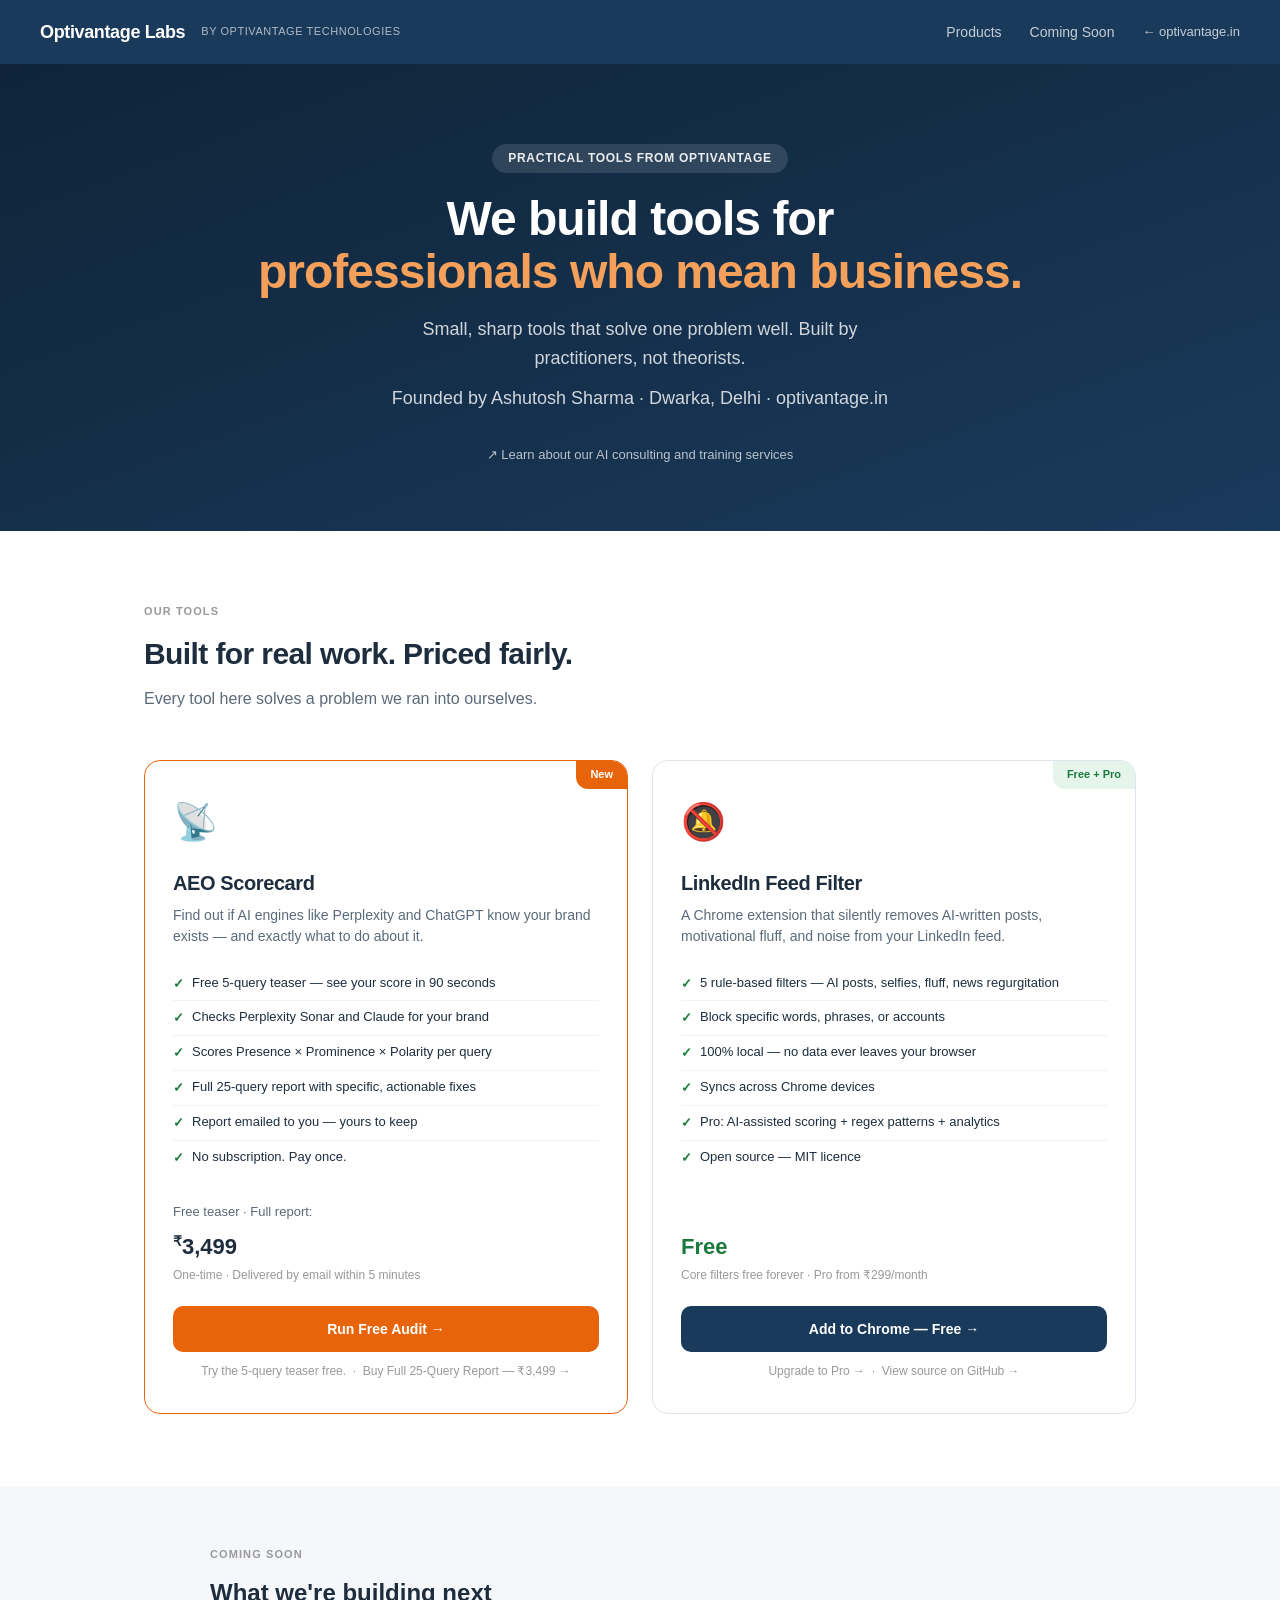
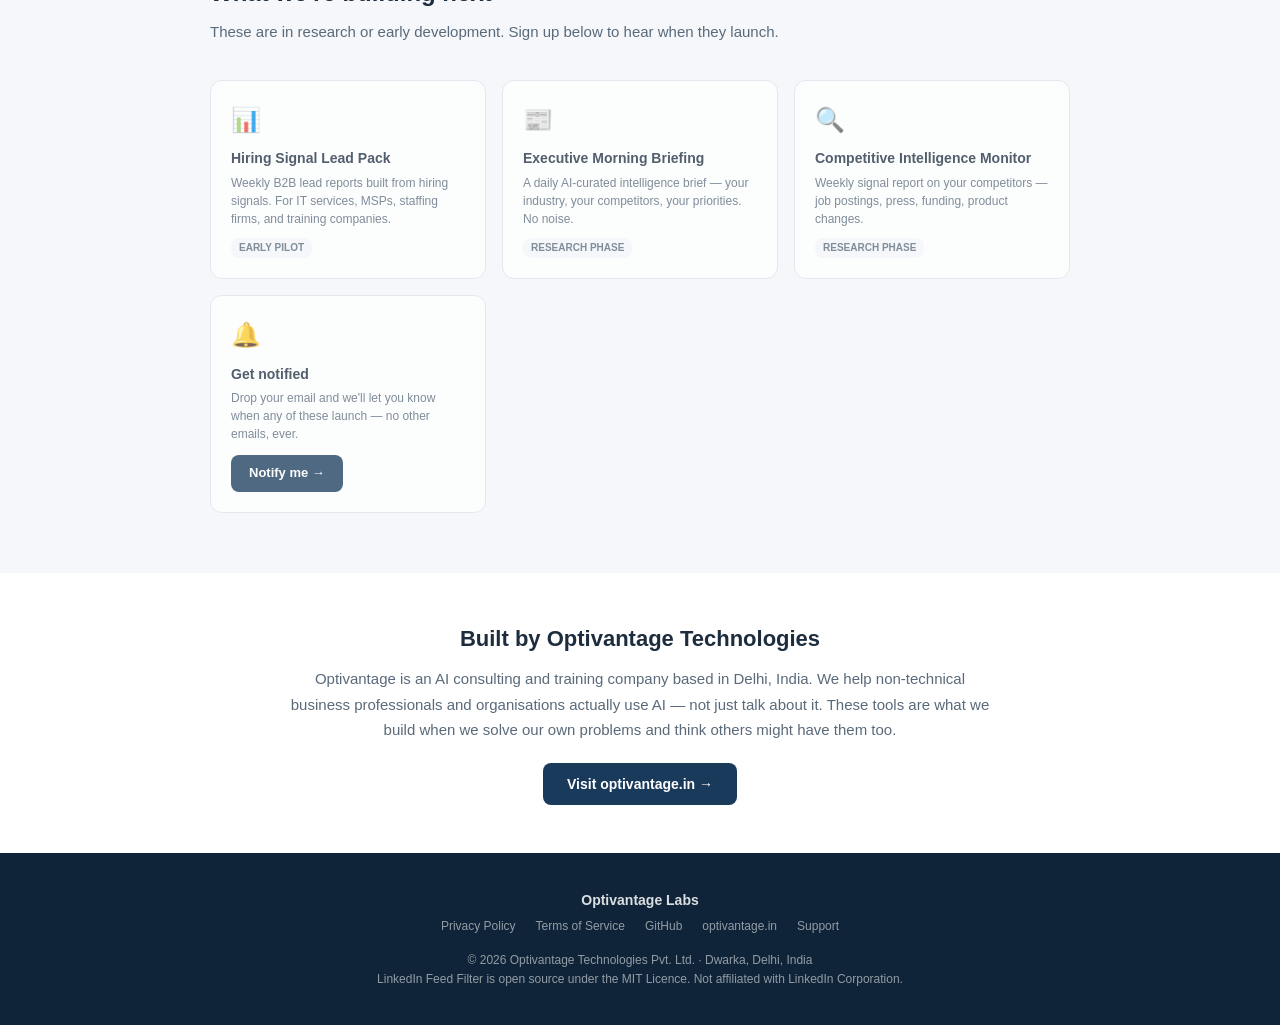
<file: docs/index.html>
<!DOCTYPE html>
<html lang="en">
<head>
  <meta charset="UTF-8" />
  <meta name="viewport" content="width=device-width, initial-scale=1.0" />
  <title>Optivantage Labs — Tools built by Optivantage Technologies</title>
  <meta name="description" content="Practical tools for professionals and businesses — built by Optivantage Technologies. LinkedIn Feed Filter, AEO Scorecard, and more." />
  <style>
    *, *::before, *::after { box-sizing: border-box; margin: 0; padding: 0; }

    :root {
      --brand: #1a3a5c;
      --brand-dark: #0f2438;
      --brand-light: #e8f0f8;
      --accent: #e8640a;
      --accent-light: #fff3ec;
      --text: #1d2d3e;
      --muted: #5a6a7a;
      --border: #dde4eb;
      --bg: #f5f7fa;
      --green: #1a7a3c;
      --green-bg: #e6f5ec;
    }

    body {
      font-family: -apple-system, BlinkMacSystemFont, 'Segoe UI', Roboto, sans-serif;
      color: var(--text);
      background: #fff;
      line-height: 1.6;
    }

    a { color: var(--brand); text-decoration: none; }
    a:hover { text-decoration: underline; }

    /* ── Nav ── */
    nav {
      position: sticky; top: 0; z-index: 100;
      display: flex; align-items: center; justify-content: space-between;
      padding: 0 40px; height: 64px;
      background: var(--brand); color: #fff;
    }
    .nav-logo {
      display: flex; align-items: center; gap: 12px;
      font-weight: 800; font-size: 18px; color: #fff; letter-spacing: -0.02em;
    }
    .nav-logo-sub { font-size: 11px; font-weight: 400; opacity: 0.65; letter-spacing: 0.05em; text-transform: uppercase; margin-left: 4px; }
    .nav-links { display: flex; gap: 28px; align-items: center; font-size: 14px; }
    .nav-links a { color: rgba(255,255,255,0.75); }
    .nav-links a:hover { color: #fff; text-decoration: none; }
    .nav-back {
      font-size: 13px; color: rgba(255,255,255,0.65);
      display: flex; align-items: center; gap: 6px;
    }
    .nav-back:hover { color: #fff; text-decoration: none; }

    /* ── Hero ── */
    .hero {
      text-align: center;
      padding: 80px 24px 64px;
      background: linear-gradient(160deg, var(--brand-dark) 0%, var(--brand) 100%);
      color: #fff;
    }
    .hero-eyebrow {
      display: inline-block; margin-bottom: 20px;
      padding: 5px 16px; background: rgba(255,255,255,0.12);
      color: rgba(255,255,255,0.9); border-radius: 20px;
      font-size: 12px; font-weight: 600; letter-spacing: 0.06em; text-transform: uppercase;
    }
    .hero h1 {
      font-size: clamp(28px, 5vw, 48px); font-weight: 800;
      line-height: 1.1; margin-bottom: 16px; letter-spacing: -0.02em;
    }
    .hero h1 span { color: #f5a05a; }
    .hero p { font-size: 18px; opacity: 0.8; max-width: 520px; margin: 0 auto 12px; }
    .hero-sub { font-size: 13px; opacity: 0.55; margin-top: 8px; }
    .hero-link { color: rgba(255,255,255,0.7); font-size: 13px; margin-top: 20px; display: inline-block; }
    .hero-link:hover { color: #fff; text-decoration: none; }

    /* ── Products ── */
    .products-section { padding: 72px 24px; max-width: 1040px; margin: 0 auto; }
    .section-label {
      font-size: 11px; font-weight: 700; letter-spacing: 0.1em;
      text-transform: uppercase; color: #999; margin-bottom: 10px;
    }
    .products-section > h2 { font-size: 30px; font-weight: 800; margin-bottom: 8px; letter-spacing: -0.02em; }
    .products-section > .sub { color: var(--muted); font-size: 16px; margin-bottom: 48px; }

    .products-grid { display: grid; grid-template-columns: repeat(auto-fit, minmax(300px, 1fr)); gap: 24px; }

    .product-card {
      border: 1.5px solid var(--border); border-radius: 16px; padding: 32px 28px;
      display: flex; flex-direction: column; gap: 0;
      transition: box-shadow 0.2s, border-color 0.2s;
      position: relative; overflow: hidden;
    }
    .product-card:hover { border-color: var(--brand); box-shadow: 0 8px 32px rgba(26,58,92,0.1); }
    .product-card.featured { border-color: var(--accent); }
    .product-card.coming-soon { opacity: 0.6; cursor: default; }
    .product-card.coming-soon:hover { border-color: var(--border); box-shadow: none; }

    .product-badge {
      position: absolute; top: 0; right: 0;
      padding: 5px 14px; font-size: 11px; font-weight: 700;
      border-bottom-left-radius: 12px;
    }
    .badge-new { background: var(--accent); color: #fff; }
    .badge-free { background: var(--green-bg); color: var(--green); }
    .badge-soon { background: var(--bg); color: var(--muted); }

    .product-icon { font-size: 36px; margin-bottom: 16px; }
    .product-name { font-size: 20px; font-weight: 800; margin-bottom: 6px; letter-spacing: -0.02em; }
    .product-tagline { font-size: 14px; color: var(--muted); margin-bottom: 20px; line-height: 1.5; }

    .product-features { list-style: none; margin-bottom: 28px; flex: 1; }
    .product-features li {
      font-size: 13px; padding: 6px 0;
      border-bottom: 1px solid #f0f3f6;
      display: flex; align-items: flex-start; gap: 8px; color: var(--text);
    }
    .product-features li:last-child { border-bottom: none; }
    .product-features .check { color: var(--green); font-weight: 700; flex-shrink: 0; margin-top: 1px; }

    .product-pricing { margin-bottom: 20px; }
    .price-free { font-size: 22px; font-weight: 800; color: var(--green); }
    .price-paid { font-size: 22px; font-weight: 800; color: var(--text); }
    .price-paid sup { font-size: 14px; vertical-align: super; }
    .price-note { font-size: 12px; color: #999; margin-top: 2px; }

    .product-cta {
      display: block; text-align: center; padding: 12px 20px;
      border-radius: 10px; font-size: 14px; font-weight: 700;
      transition: opacity 0.15s, transform 0.1s; cursor: pointer;
    }
    .product-cta:hover { opacity: 0.9; transform: translateY(-1px); text-decoration: none; }
    .cta-primary { background: var(--brand); color: #fff; }
    .cta-accent { background: var(--accent); color: #fff; }
    .cta-outline { background: transparent; color: var(--brand); border: 2px solid var(--brand); }
    .cta-disabled { background: var(--bg); color: var(--muted); cursor: default; }
    .cta-disabled:hover { transform: none; opacity: 1; }

    .product-secondary { text-align: center; font-size: 12px; color: #999; margin-top: 10px; }
    .product-secondary a { color: #999; }
    .product-secondary a:hover { color: var(--brand); }

    /* ── What's coming ── */
    .coming-section {
      background: var(--bg); padding: 60px 24px;
    }
    .coming-inner { max-width: 860px; margin: 0 auto; }
    .coming-inner h2 { font-size: 24px; font-weight: 800; margin-bottom: 8px; }
    .coming-inner .sub { color: var(--muted); font-size: 15px; margin-bottom: 36px; }
    .coming-grid { display: grid; grid-template-columns: repeat(auto-fit, minmax(220px, 1fr)); gap: 16px; }
    .coming-card {
      background: #fff; border: 1.5px solid var(--border); border-radius: 12px;
      padding: 20px; opacity: 0.75;
    }
    .coming-card .icon { font-size: 24px; margin-bottom: 8px; }
    .coming-card h3 { font-size: 14px; font-weight: 700; margin-bottom: 4px; }
    .coming-card p { font-size: 12px; color: var(--muted); line-height: 1.5; }
    .coming-tag {
      display: inline-block; margin-top: 10px;
      padding: 2px 8px; background: var(--bg); color: var(--muted);
      border-radius: 8px; font-size: 10px; font-weight: 600; text-transform: uppercase;
    }

    /* ── About strip ── */
    .about-strip {
      padding: 48px 24px; max-width: 760px; margin: 0 auto; text-align: center;
    }
    .about-strip h2 { font-size: 22px; font-weight: 800; margin-bottom: 10px; }
    .about-strip p { font-size: 15px; color: var(--muted); line-height: 1.7; margin-bottom: 20px; }
    .about-strip a.btn {
      display: inline-block; padding: 10px 24px; background: var(--brand);
      color: #fff; border-radius: 8px; font-size: 14px; font-weight: 600;
    }
    .about-strip a.btn:hover { text-decoration: none; opacity: 0.9; }

    /* ── Footer ── */
    footer {
      background: var(--brand-dark); color: rgba(255,255,255,0.55);
      padding: 36px 24px; text-align: center; font-size: 12px;
    }
    footer a { color: rgba(255,255,255,0.55); }
    footer a:hover { color: #fff; }
    .footer-links { display: flex; gap: 20px; justify-content: center; margin-bottom: 14px; flex-wrap: wrap; }
    .footer-brand { color: rgba(255,255,255,0.85); font-weight: 700; font-size: 14px; margin-bottom: 6px; }

    @media (max-width: 640px) {
      nav { padding: 0 20px; }
      .nav-links { display: none; }
      .hero { padding: 56px 20px 48px; }
    }
  </style>
</head>
<body>

<!-- Nav -->
<nav>
  <div class="nav-logo">
    Optivantage Labs
    <span class="nav-logo-sub">by Optivantage Technologies</span>
  </div>
  <div class="nav-links">
    <a href="#products">Products</a>
    <a href="#coming-soon">Coming Soon</a>
    <a href="https://www.optivantage.in" target="_blank" class="nav-back">← optivantage.in</a>
  </div>
</nav>

<!-- Hero -->
<div class="hero">
  <div class="hero-eyebrow">Practical tools from Optivantage</div>
  <h1>We build tools for<br /><span>professionals who mean business.</span></h1>
  <p>Small, sharp tools that solve one problem well. Built by practitioners, not theorists.</p>
  <p class="hero-sub">Founded by Ashutosh Sharma · Dwarka, Delhi · optivantage.in</p>
  <a href="https://www.optivantage.in" class="hero-link" target="_blank">↗ Learn about our AI consulting and training services</a>
</div>

<!-- Products -->
<section class="products-section" id="products">
  <div class="section-label">Our tools</div>
  <h2>Built for real work. Priced fairly.</h2>
  <p class="sub">Every tool here solves a problem we ran into ourselves.</p>

  <div class="products-grid">

    <!-- AEO Scorecard -->
    <div class="product-card featured">
      <div class="product-badge badge-new">New</div>
      <div class="product-icon">📡</div>
      <div class="product-name">AEO Scorecard</div>
      <div class="product-tagline">Find out if AI engines like Perplexity and ChatGPT know your brand exists — and exactly what to do about it.</div>
      <ul class="product-features">
        <li><span class="check">✓</span> Free 5-query teaser — see your score in 90 seconds</li>
        <li><span class="check">✓</span> Checks Perplexity Sonar and Claude for your brand</li>
        <li><span class="check">✓</span> Scores Presence × Prominence × Polarity per query</li>
        <li><span class="check">✓</span> Full 25-query report with specific, actionable fixes</li>
        <li><span class="check">✓</span> Report emailed to you — yours to keep</li>
        <li><span class="check">✓</span> No subscription. Pay once.</li>
      </ul>
      <div class="product-pricing">
        <div style="font-size:13px;color:var(--muted);margin-bottom:6px">Free teaser · Full report:</div>
        <div class="price-paid"><sup>₹</sup>3,499</div>
        <div class="price-note">One-time · Delivered by email within 5 minutes</div>
      </div>
      <a href="https://www.optivantage.in/aeo-audit" class="product-cta cta-accent" target="_blank">Run Free Audit →</a>
      <div class="product-secondary">
        Try the 5-query teaser free. &nbsp;·&nbsp;
        <a href="https://rzp.io/rzp/5fDeC8U" target="_blank">Buy Full 25-Query Report — ₹3,499 →</a>
      </div>
    </div>

    <!-- LinkedIn Feed Filter -->
    <div class="product-card">
      <div class="product-badge badge-free">Free + Pro</div>
      <div class="product-icon">🔕</div>
      <div class="product-name">LinkedIn Feed Filter</div>
      <div class="product-tagline">A Chrome extension that silently removes AI-written posts, motivational fluff, and noise from your LinkedIn feed.</div>
      <ul class="product-features">
        <li><span class="check">✓</span> 5 rule-based filters — AI posts, selfies, fluff, news regurgitation</li>
        <li><span class="check">✓</span> Block specific words, phrases, or accounts</li>
        <li><span class="check">✓</span> 100% local — no data ever leaves your browser</li>
        <li><span class="check">✓</span> Syncs across Chrome devices</li>
        <li><span class="check">✓</span> Pro: AI-assisted scoring + regex patterns + analytics</li>
        <li><span class="check">✓</span> Open source — MIT licence</li>
      </ul>
      <div class="product-pricing">
        <div class="price-free">Free</div>
        <div class="price-note">Core filters free forever · Pro from ₹299/month</div>
      </div>
      <a href="https://chrome.google.com/webstore/detail/linkedin-feed-filter/opajafchlmemihhchimkldhkpeeofjcn"
         class="product-cta cta-primary" target="_blank">Add to Chrome — Free →</a>
      <div class="product-secondary">
        <a href="https://rzp.io/rzp/RL8tymi" target="_blank">Upgrade to Pro →</a> &nbsp;·&nbsp;
        <a href="https://github.com/Ashutosh-Sharma-IN/linkedin-feed-filter" target="_blank">View source on GitHub →</a>
      </div>
    </div>

  </div>
</section>

<!-- Coming Soon -->
<section class="coming-section" id="coming-soon">
  <div class="coming-inner">
    <div class="section-label">Coming soon</div>
    <h2>What we're building next</h2>
    <p class="sub">These are in research or early development. Sign up below to hear when they launch.</p>

    <div class="coming-grid">

      <div class="coming-card">
        <div class="icon">📊</div>
        <h3>Hiring Signal Lead Pack</h3>
        <p>Weekly B2B lead reports built from hiring signals. For IT services, MSPs, staffing firms, and training companies.</p>
        <span class="coming-tag">Early pilot</span>
      </div>

      <div class="coming-card">
        <div class="icon">📰</div>
        <h3>Executive Morning Briefing</h3>
        <p>A daily AI-curated intelligence brief — your industry, your competitors, your priorities. No noise.</p>
        <span class="coming-tag">Research phase</span>
      </div>

      <div class="coming-card">
        <div class="icon">🔍</div>
        <h3>Competitive Intelligence Monitor</h3>
        <p>Weekly signal report on your competitors — job postings, press, funding, product changes.</p>
        <span class="coming-tag">Research phase</span>
      </div>

      <div class="coming-card">
        <div class="icon">🔔</div>
        <h3>Get notified</h3>
        <p>Drop your email and we'll let you know when any of these launch — no other emails, ever.</p>
        <a href="mailto:cherry.cheeku@gmail.com?subject=Optivantage Labs — Notify Me"
           style="display:inline-block;margin-top:12px;padding:8px 18px;background:var(--brand);color:#fff;border-radius:8px;font-size:13px;font-weight:600;text-decoration:none">
          Notify me →
        </a>
      </div>

    </div>
  </div>
</section>

<!-- About -->
<div class="about-strip">
  <h2>Built by Optivantage Technologies</h2>
  <p>
    Optivantage is an AI consulting and training company based in Delhi, India.
    We help non-technical business professionals and organisations actually use AI —
    not just talk about it. These tools are what we build when we solve our own problems
    and think others might have them too.
  </p>
  <a href="https://www.optivantage.in" class="btn" target="_blank">Visit optivantage.in →</a>
</div>

<!-- Footer -->
<footer>
  <div class="footer-brand">Optivantage Labs</div>
  <div class="footer-links">
    <a href="privacy.html">Privacy Policy</a>
    <a href="terms.html">Terms of Service</a>
    <a href="https://github.com/Ashutosh-Sharma-IN" target="_blank">GitHub</a>
    <a href="https://www.optivantage.in" target="_blank">optivantage.in</a>
    <a href="mailto:cherry.cheeku@gmail.com">Support</a>
  </div>
  <p>© 2026 Optivantage Technologies Pvt. Ltd. · Dwarka, Delhi, India<br/>
  LinkedIn Feed Filter is open source under the MIT Licence. Not affiliated with LinkedIn Corporation.</p>
</footer>

</body>
</html>
</file>
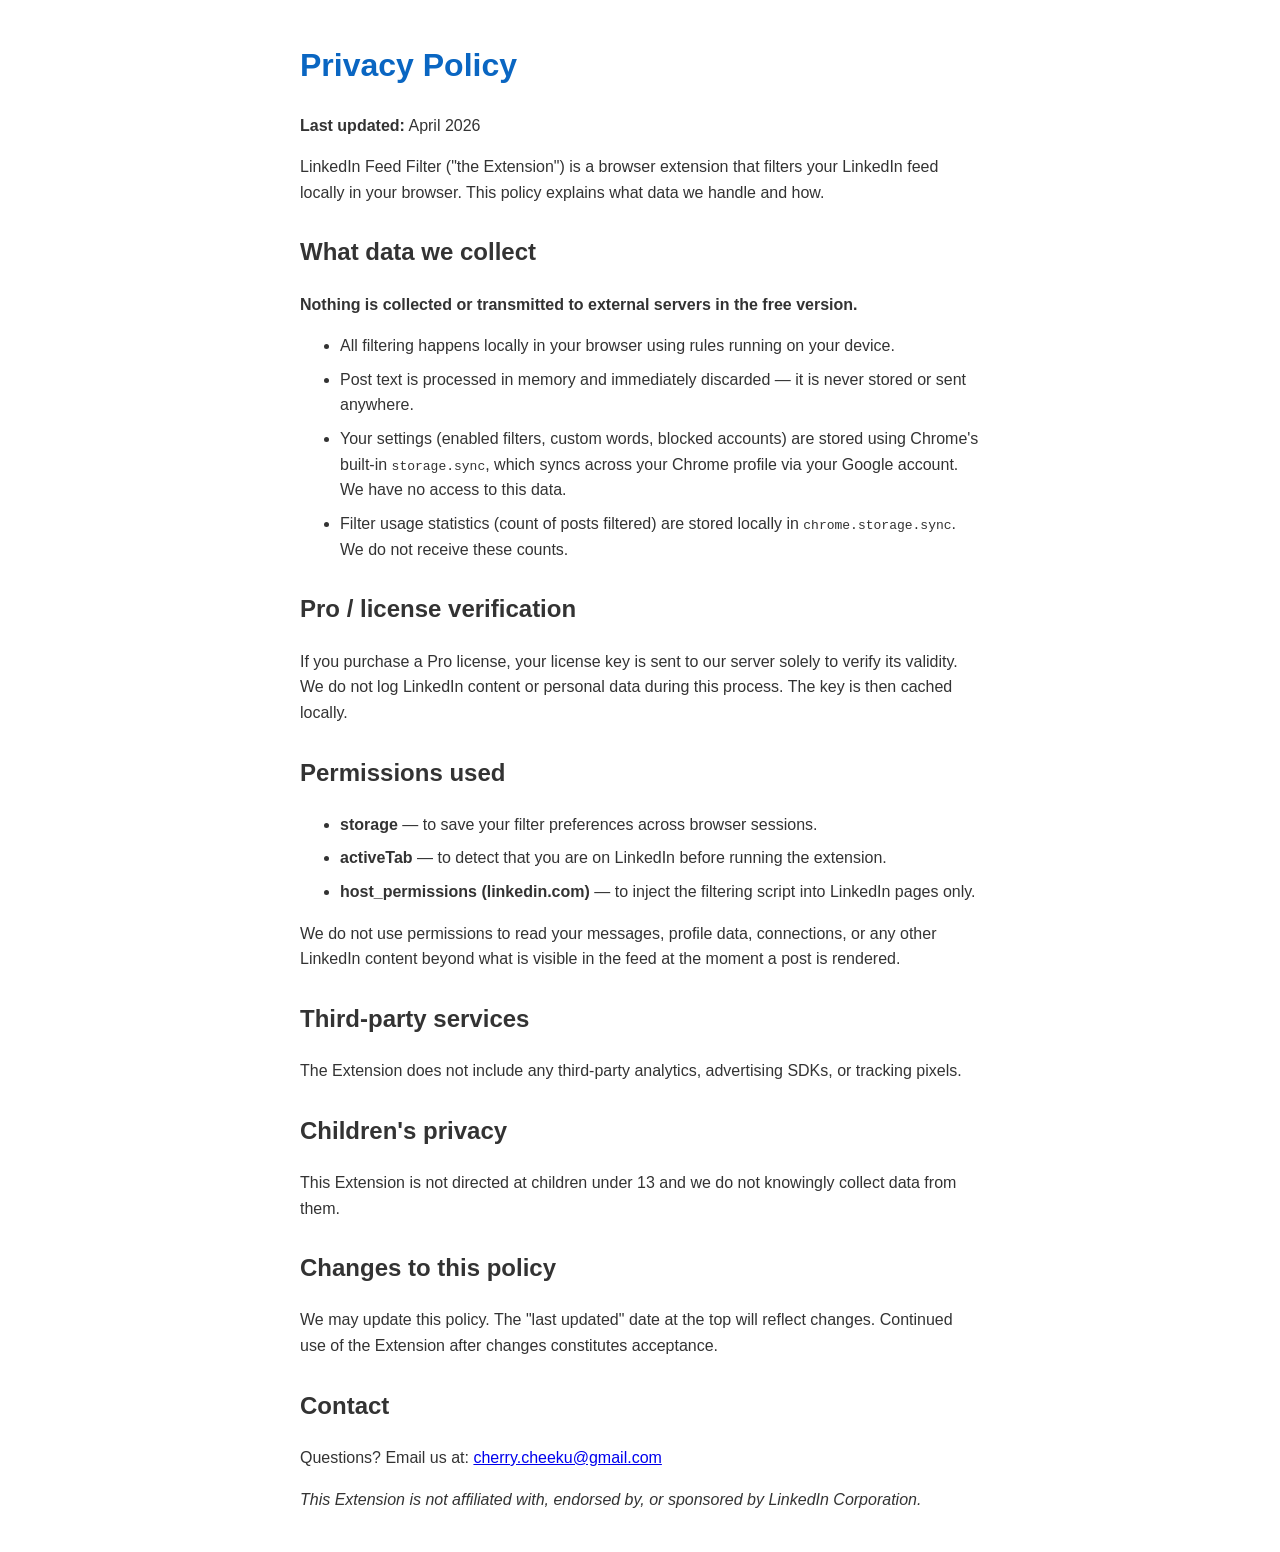
<file: docs/privacy.html>
<!DOCTYPE html>
<html lang="en">
<head>
  <meta charset="UTF-8" />
  <title>Privacy Policy — LinkedIn Feed Filter</title>
  <style>
    body { font-family: -apple-system, BlinkMacSystemFont, 'Segoe UI', sans-serif; max-width: 680px; margin: 40px auto; padding: 0 20px; color: #333; line-height: 1.6; }
    h1 { color: #0a66c2; } h2 { margin-top: 28px; }
    p, li { margin-top: 8px; }
  </style>
</head>
<body>
  <h1>Privacy Policy</h1>
  <p><strong>Last updated:</strong> April 2026</p>

  <p>LinkedIn Feed Filter ("the Extension") is a browser extension that filters your LinkedIn feed locally in your browser. This policy explains what data we handle and how.</p>

  <h2>What data we collect</h2>
  <p><strong>Nothing is collected or transmitted to external servers in the free version.</strong></p>
  <ul>
    <li>All filtering happens locally in your browser using rules running on your device.</li>
    <li>Post text is processed in memory and immediately discarded — it is never stored or sent anywhere.</li>
    <li>Your settings (enabled filters, custom words, blocked accounts) are stored using Chrome's built-in <code>storage.sync</code>, which syncs across your Chrome profile via your Google account. We have no access to this data.</li>
    <li>Filter usage statistics (count of posts filtered) are stored locally in <code>chrome.storage.sync</code>. We do not receive these counts.</li>
  </ul>

  <h2>Pro / license verification</h2>
  <p>If you purchase a Pro license, your license key is sent to our server solely to verify its validity. We do not log LinkedIn content or personal data during this process. The key is then cached locally.</p>

  <h2>Permissions used</h2>
  <ul>
    <li><strong>storage</strong> — to save your filter preferences across browser sessions.</li>
    <li><strong>activeTab</strong> — to detect that you are on LinkedIn before running the extension.</li>
    <li><strong>host_permissions (linkedin.com)</strong> — to inject the filtering script into LinkedIn pages only.</li>
  </ul>
  <p>We do not use permissions to read your messages, profile data, connections, or any other LinkedIn content beyond what is visible in the feed at the moment a post is rendered.</p>

  <h2>Third-party services</h2>
  <p>The Extension does not include any third-party analytics, advertising SDKs, or tracking pixels.</p>

  <h2>Children's privacy</h2>
  <p>This Extension is not directed at children under 13 and we do not knowingly collect data from them.</p>

  <h2>Changes to this policy</h2>
  <p>We may update this policy. The "last updated" date at the top will reflect changes. Continued use of the Extension after changes constitutes acceptance.</p>

  <h2>Contact</h2>
  <p>Questions? Email us at: <a href="mailto:cherry.cheeku@gmail.com">cherry.cheeku@gmail.com</a></p>

  <p><em>This Extension is not affiliated with, endorsed by, or sponsored by LinkedIn Corporation.</em></p>
</body>
</html>
</file>
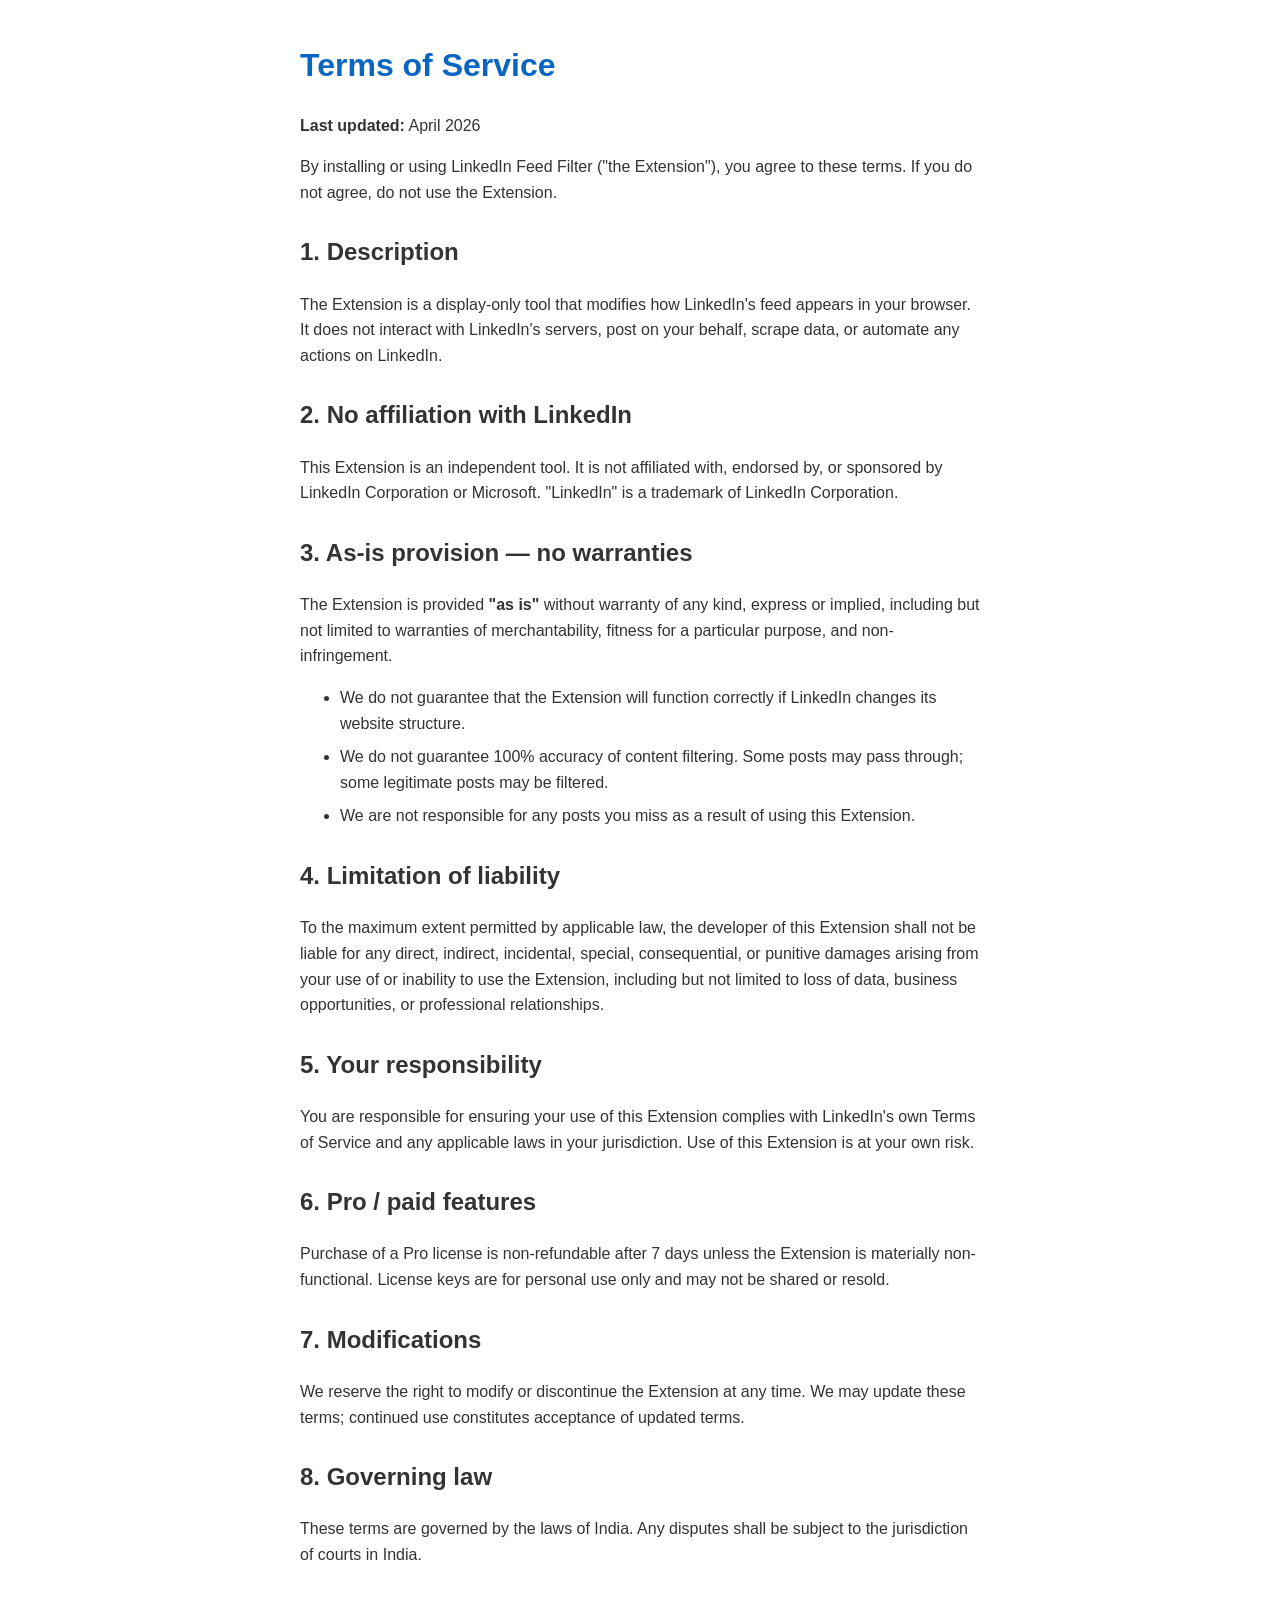
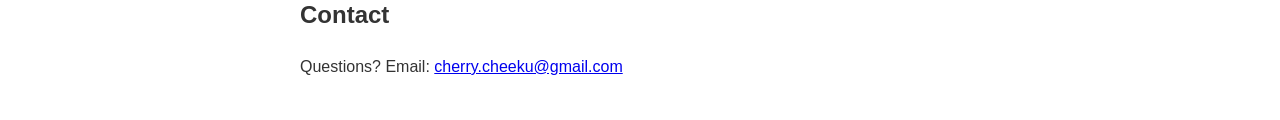
<file: docs/terms.html>
<!DOCTYPE html>
<html lang="en">
<head>
  <meta charset="UTF-8" />
  <title>Terms of Service — LinkedIn Feed Filter</title>
  <style>
    body { font-family: -apple-system, BlinkMacSystemFont, 'Segoe UI', sans-serif; max-width: 680px; margin: 40px auto; padding: 0 20px; color: #333; line-height: 1.6; }
    h1 { color: #0a66c2; } h2 { margin-top: 28px; }
    p, li { margin-top: 8px; }
  </style>
</head>
<body>
  <h1>Terms of Service</h1>
  <p><strong>Last updated:</strong> April 2026</p>

  <p>By installing or using LinkedIn Feed Filter ("the Extension"), you agree to these terms. If you do not agree, do not use the Extension.</p>

  <h2>1. Description</h2>
  <p>The Extension is a display-only tool that modifies how LinkedIn's feed appears in your browser. It does not interact with LinkedIn's servers, post on your behalf, scrape data, or automate any actions on LinkedIn.</p>

  <h2>2. No affiliation with LinkedIn</h2>
  <p>This Extension is an independent tool. It is not affiliated with, endorsed by, or sponsored by LinkedIn Corporation or Microsoft. "LinkedIn" is a trademark of LinkedIn Corporation.</p>

  <h2>3. As-is provision — no warranties</h2>
  <p>The Extension is provided <strong>"as is"</strong> without warranty of any kind, express or implied, including but not limited to warranties of merchantability, fitness for a particular purpose, and non-infringement.</p>
  <ul>
    <li>We do not guarantee that the Extension will function correctly if LinkedIn changes its website structure.</li>
    <li>We do not guarantee 100% accuracy of content filtering. Some posts may pass through; some legitimate posts may be filtered.</li>
    <li>We are not responsible for any posts you miss as a result of using this Extension.</li>
  </ul>

  <h2>4. Limitation of liability</h2>
  <p>To the maximum extent permitted by applicable law, the developer of this Extension shall not be liable for any direct, indirect, incidental, special, consequential, or punitive damages arising from your use of or inability to use the Extension, including but not limited to loss of data, business opportunities, or professional relationships.</p>

  <h2>5. Your responsibility</h2>
  <p>You are responsible for ensuring your use of this Extension complies with LinkedIn's own Terms of Service and any applicable laws in your jurisdiction. Use of this Extension is at your own risk.</p>

  <h2>6. Pro / paid features</h2>
  <p>Purchase of a Pro license is non-refundable after 7 days unless the Extension is materially non-functional. License keys are for personal use only and may not be shared or resold.</p>

  <h2>7. Modifications</h2>
  <p>We reserve the right to modify or discontinue the Extension at any time. We may update these terms; continued use constitutes acceptance of updated terms.</p>

  <h2>8. Governing law</h2>
  <p>These terms are governed by the laws of India. Any disputes shall be subject to the jurisdiction of courts in India.</p>

  <h2>Contact</h2>
  <p>Questions? Email: <a href="mailto:cherry.cheeku@gmail.com">cherry.cheeku@gmail.com</a></p>
</body>
</html>
</file>
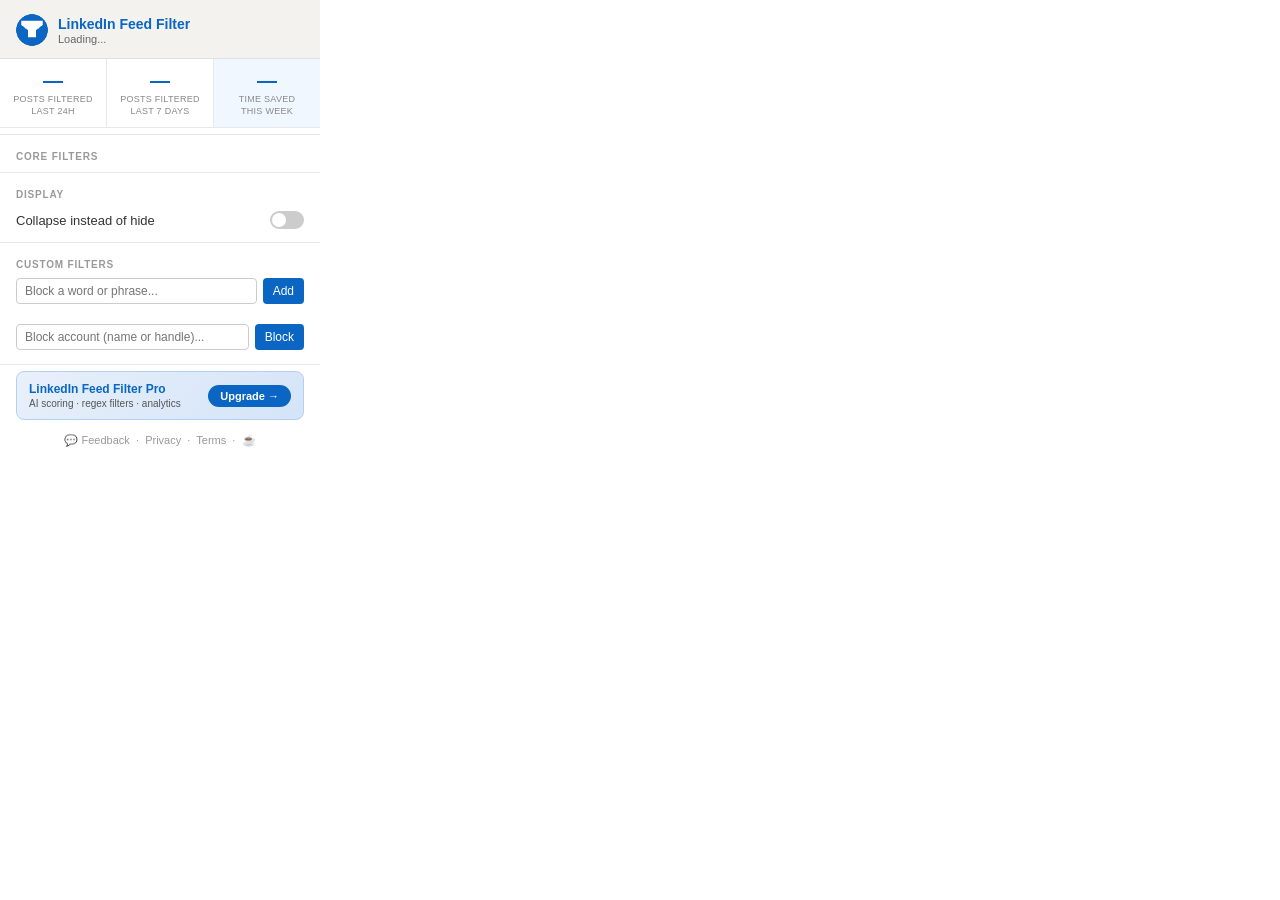
<file: popup/popup.html>
<!DOCTYPE html>
<html lang="en">
<head>
  <meta charset="UTF-8" />
  <meta name="viewport" content="width=device-width, initial-scale=1.0" />
  <title>LinkedIn Feed Filter</title>
  <link rel="stylesheet" href="popup.css" />
</head>
<body>
  <div class="header">
    <img src="../icons/icon48.png" width="32" height="32" style="border-radius:50%" alt="logo" />
    <div>
      <div class="title">LinkedIn Feed Filter</div>
      <div class="subtitle" id="stats-line">Loading...</div>
    </div>
  </div>

  <!-- Stats cards -->
  <div class="stats-grid">
    <div class="stat-card">
      <div class="stat-value" id="stat-24h">—</div>
      <div class="stat-label">posts filtered<br/>last 24h</div>
    </div>
    <div class="stat-card">
      <div class="stat-value" id="stat-7d">—</div>
      <div class="stat-label">posts filtered<br/>last 7 days</div>
    </div>
    <div class="stat-card highlight">
      <div class="stat-value" id="stat-time">—</div>
      <div class="stat-label">time saved<br/>this week</div>
    </div>
  </div>

  <div class="divider"></div>

  <div class="section-label">CORE FILTERS</div>
  <div class="filter-list" id="filter-list"></div>

  <div class="divider"></div>

  <div class="section-label">DISPLAY</div>
  <label class="toggle-row">
    <span class="toggle-label">Collapse instead of hide</span>
    <label class="switch">
      <input type="checkbox" id="toggle-collapse" />
      <span class="slider"></span>
    </label>
  </label>

  <div class="divider"></div>

  <div class="section-label">CUSTOM FILTERS</div>

  <div class="input-row">
    <input type="text" id="custom-word-input" placeholder="Block a word or phrase..." />
    <button id="add-word-btn">Add</button>
  </div>
  <div class="tag-list" id="custom-words-list"></div>

  <div class="input-row" style="margin-top:8px">
    <input type="text" id="block-account-input" placeholder="Block account (name or handle)..." />
    <button id="block-account-btn">Block</button>
  </div>
  <div class="tag-list" id="blocked-accounts-list"></div>

  <div class="divider"></div>

  <div class="pro-banner" id="pro-banner">
    <div class="pro-banner-text">
      <strong>LinkedIn Feed Filter Pro</strong>
      <span>AI scoring · regex filters · analytics</span>
    </div>
    <a href="https://rzp.io/rzp/RL8tymi" target="_blank" class="pro-btn">Upgrade →</a>
  </div>

  <div class="footer">
    <a href="https://github.com/Ashutosh-Sharma-IN/linkedin-feed-filter/issues/new?template=feedback.md" target="_blank">💬 Feedback</a>
    &nbsp;·&nbsp;
    <a href="https://ashutosh-sharma-in.github.io/linkedin-feed-filter/privacy.html" target="_blank">Privacy</a>
    &nbsp;·&nbsp;
    <a href="https://ashutosh-sharma-in.github.io/linkedin-feed-filter/terms.html" target="_blank">Terms</a>
    &nbsp;·&nbsp;
    <a href="https://rzp.io/rzp/o63uXOP" target="_blank">☕</a>
  </div>

  <script src="popup.js"></script>
</body>
</html>
</file>
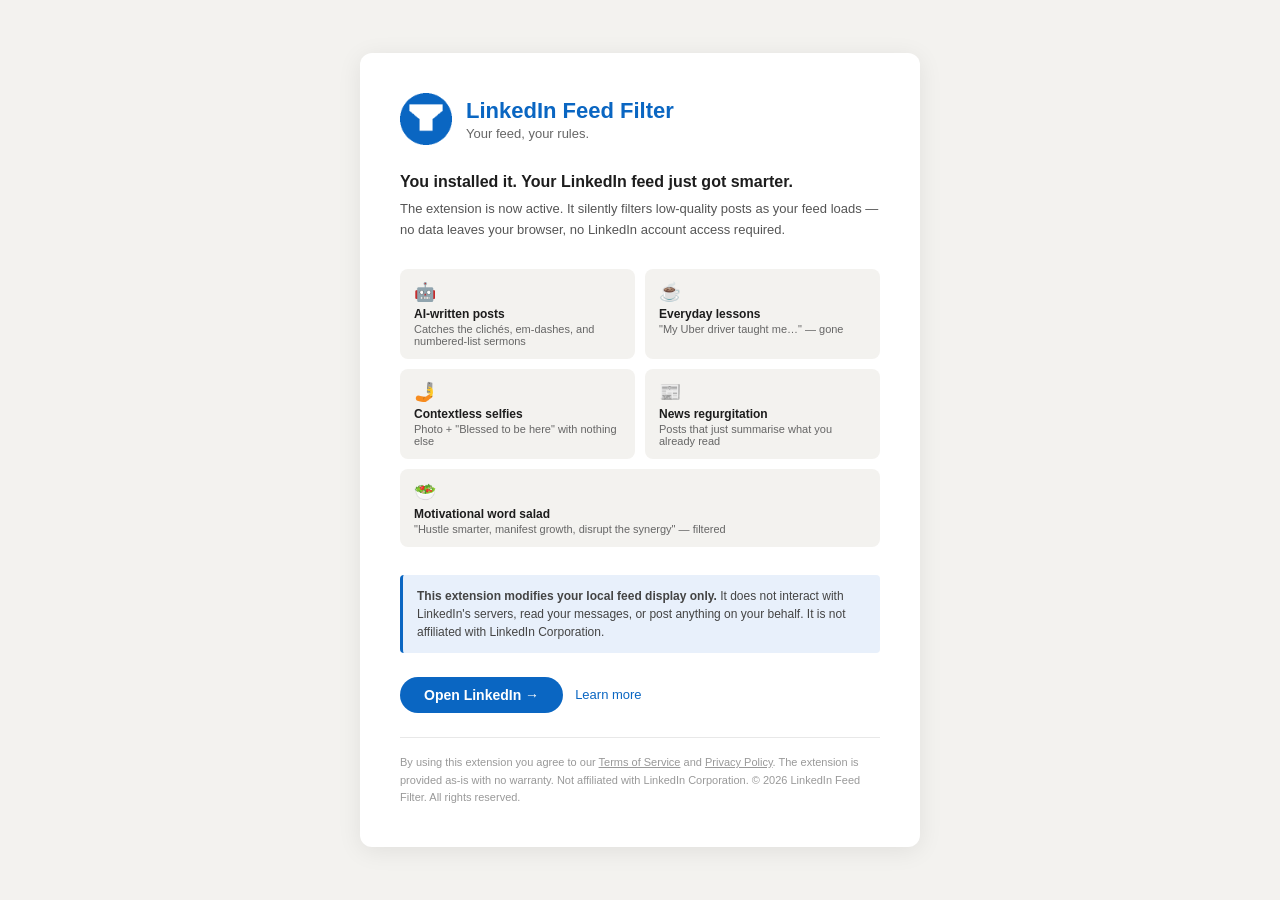
<file: welcome/welcome.html>
<!DOCTYPE html>
<html lang="en">
<head>
  <meta charset="UTF-8" />
  <title>Welcome to LinkedIn Feed Filter</title>
  <style>
    * { box-sizing: border-box; margin: 0; padding: 0; }

    body {
      font-family: -apple-system, BlinkMacSystemFont, 'Segoe UI', sans-serif;
      background: #f3f2ef;
      min-height: 100vh;
      display: flex;
      align-items: center;
      justify-content: center;
      padding: 24px;
    }

    .card {
      background: #fff;
      border-radius: 12px;
      max-width: 560px;
      width: 100%;
      padding: 40px;
      box-shadow: 0 4px 24px rgba(0,0,0,0.08);
    }

    .logo-row {
      display: flex;
      align-items: center;
      gap: 14px;
      margin-bottom: 28px;
    }
    .logo-row img { border-radius: 12px; }
    .logo-row h1 { font-size: 22px; color: #0a66c2; font-weight: 700; }
    .logo-row p { font-size: 13px; color: #666; margin-top: 2px; }

    .tagline {
      font-size: 16px;
      color: #1d1d1d;
      font-weight: 600;
      margin-bottom: 8px;
    }
    .sub {
      font-size: 13px;
      color: #555;
      line-height: 1.6;
      margin-bottom: 28px;
    }

    .filter-grid {
      display: grid;
      grid-template-columns: 1fr 1fr;
      gap: 10px;
      margin-bottom: 28px;
    }
    .filter-card {
      background: #f3f2ef;
      border-radius: 8px;
      padding: 12px 14px;
    }
    .filter-card .icon { font-size: 18px; margin-bottom: 4px; }
    .filter-card .name { font-size: 12px; font-weight: 600; color: #1d1d1d; }
    .filter-card .desc { font-size: 11px; color: #666; margin-top: 2px; }

    .notice {
      background: #e8f0fb;
      border-left: 3px solid #0a66c2;
      border-radius: 4px;
      padding: 12px 14px;
      font-size: 12px;
      color: #444;
      line-height: 1.5;
      margin-bottom: 24px;
    }

    .cta-row {
      display: flex;
      gap: 12px;
      align-items: center;
    }
    .btn-primary {
      padding: 10px 24px;
      background: #0a66c2;
      color: #fff;
      border-radius: 24px;
      text-decoration: none;
      font-size: 14px;
      font-weight: 600;
      transition: background 0.15s;
    }
    .btn-primary:hover { background: #004182; }
    .btn-secondary {
      font-size: 13px;
      color: #0a66c2;
      text-decoration: none;
    }
    .btn-secondary:hover { text-decoration: underline; }

    .legal {
      margin-top: 24px;
      padding-top: 16px;
      border-top: 1px solid #e8e8e8;
      font-size: 11px;
      color: #999;
      line-height: 1.6;
    }
    .legal a { color: #999; }
    .legal a:hover { color: #0a66c2; }
  </style>
</head>
<body>
  <div class="card">
    <div class="logo-row">
      <img src="../icons/icon128.png" width="52" height="52" alt="LinkedIn Feed Filter logo" />
      <div>
        <h1>LinkedIn Feed Filter</h1>
        <p>Your feed, your rules.</p>
      </div>
    </div>

    <p class="tagline">You installed it. Your LinkedIn feed just got smarter.</p>
    <p class="sub">
      The extension is now active. It silently filters low-quality posts as your feed loads —
      no data leaves your browser, no LinkedIn account access required.
    </p>

    <div class="filter-grid">
      <div class="filter-card">
        <div class="icon">🤖</div>
        <div class="name">AI-written posts</div>
        <div class="desc">Catches the clichés, em-dashes, and numbered-list sermons</div>
      </div>
      <div class="filter-card">
        <div class="icon">☕</div>
        <div class="name">Everyday lessons</div>
        <div class="desc">"My Uber driver taught me…" — gone</div>
      </div>
      <div class="filter-card">
        <div class="icon">🤳</div>
        <div class="name">Contextless selfies</div>
        <div class="desc">Photo + "Blessed to be here" with nothing else</div>
      </div>
      <div class="filter-card">
        <div class="icon">📰</div>
        <div class="name">News regurgitation</div>
        <div class="desc">Posts that just summarise what you already read</div>
      </div>
      <div class="filter-card" style="grid-column: 1 / -1;">
        <div class="icon">🥗</div>
        <div class="name">Motivational word salad</div>
        <div class="desc">"Hustle smarter, manifest growth, disrupt the synergy" — filtered</div>
      </div>
    </div>

    <div class="notice">
      <strong>This extension modifies your local feed display only.</strong>
      It does not interact with LinkedIn's servers, read your messages, or post anything on your behalf.
      It is not affiliated with LinkedIn Corporation.
    </div>

    <div class="cta-row">
      <a href="https://www.linkedin.com/feed/" class="btn-primary">Open LinkedIn →</a>
      <a href="https://ashutosh-sharma-in.github.io/linkedin-feed-filter" target="_blank" class="btn-secondary">Learn more</a>
    </div>

    <div class="legal">
      By using this extension you agree to our
      <a href="https://ashutosh-sharma-in.github.io/linkedin-feed-filter/terms" target="_blank">Terms of Service</a>
      and
      <a href="https://ashutosh-sharma-in.github.io/linkedin-feed-filter/privacy" target="_blank">Privacy Policy</a>.
      The extension is provided as-is with no warranty. Not affiliated with LinkedIn Corporation.
      © 2026 LinkedIn Feed Filter. All rights reserved.
    </div>
  </div>
</body>
</html>
</file>
<file: popup/popup.css>
* { box-sizing: border-box; margin: 0; padding: 0; }

body {
  width: 320px;
  font-family: -apple-system, BlinkMacSystemFont, 'Segoe UI', sans-serif;
  font-size: 13px;
  color: #1d1d1d;
  background: #fff;
  padding-bottom: 8px;
}

.header {
  display: flex;
  align-items: center;
  gap: 10px;
  padding: 14px 16px 12px;
  background: #f3f2ef;
  border-bottom: 1px solid #e0e0e0;
}

.logo { font-size: 22px; }

.title {
  font-weight: 700;
  font-size: 14px;
  color: #0a66c2;
}

.subtitle {
  font-size: 11px;
  color: #666;
  margin-top: 1px;
}

/* Stats grid */
.stats-grid {
  display: grid;
  grid-template-columns: 1fr 1fr 1fr;
  gap: 1px;
  background: #e8e8e8;
  border-bottom: 1px solid #e8e8e8;
}
.stat-card {
  background: #fff;
  padding: 10px 8px;
  text-align: center;
}
.stat-card.highlight {
  background: #f0f7ff;
}
.stat-value {
  font-size: 20px;
  font-weight: 800;
  color: #0a66c2;
  line-height: 1.1;
}
.stat-label {
  font-size: 9px;
  color: #888;
  margin-top: 3px;
  line-height: 1.3;
  text-transform: uppercase;
  letter-spacing: 0.03em;
}

.section-label {
  font-size: 10px;
  font-weight: 700;
  letter-spacing: 0.08em;
  color: #999;
  padding: 10px 16px 4px;
  text-transform: uppercase;
}

.filter-list { padding: 0 16px; }

.filter-row {
  display: flex;
  justify-content: space-between;
  align-items: center;
  padding: 7px 0;
  border-bottom: 1px solid #f0f0f0;
}
.filter-row:last-child { border-bottom: none; }

.filter-label { font-size: 13px; color: #333; }
.filter-count {
  font-size: 10px;
  color: #999;
  margin-left: 4px;
}

/* Toggle switch */
.switch {
  position: relative;
  display: inline-block;
  width: 34px;
  height: 18px;
}
.switch input { display: none; }
.slider {
  position: absolute;
  inset: 0;
  background: #ccc;
  border-radius: 18px;
  cursor: pointer;
  transition: 0.2s;
}
.slider:before {
  content: '';
  position: absolute;
  width: 14px;
  height: 14px;
  left: 2px;
  bottom: 2px;
  background: #fff;
  border-radius: 50%;
  transition: 0.2s;
}
input:checked + .slider { background: #0a66c2; }
input:checked + .slider:before { transform: translateX(16px); }

.toggle-row {
  display: flex;
  justify-content: space-between;
  align-items: center;
  padding: 7px 16px;
  cursor: pointer;
}
.toggle-label { font-size: 13px; color: #333; }

.divider {
  height: 1px;
  background: #e8e8e8;
  margin: 6px 0;
}

/* Custom filter inputs */
.input-row {
  display: flex;
  gap: 6px;
  padding: 4px 16px;
}
.input-row input {
  flex: 1;
  padding: 5px 8px;
  border: 1px solid #ccc;
  border-radius: 4px;
  font-size: 12px;
  outline: none;
}
.input-row input:focus { border-color: #0a66c2; }
.input-row button {
  padding: 5px 10px;
  background: #0a66c2;
  color: #fff;
  border: none;
  border-radius: 4px;
  font-size: 12px;
  cursor: pointer;
  white-space: nowrap;
}
.input-row button:hover { background: #004182; }

.tag-list {
  display: flex;
  flex-wrap: wrap;
  gap: 4px;
  padding: 4px 16px 0;
  min-height: 4px;
}
.tag {
  display: inline-flex;
  align-items: center;
  gap: 4px;
  background: #e8f0fb;
  color: #0a66c2;
  border-radius: 12px;
  padding: 2px 8px;
  font-size: 11px;
}
.tag .remove {
  cursor: pointer;
  font-size: 13px;
  line-height: 1;
  color: #666;
}
.tag .remove:hover { color: #c00; }

.pro-banner {
  display: flex;
  align-items: center;
  justify-content: space-between;
  margin: 6px 16px;
  padding: 10px 12px;
  background: linear-gradient(135deg, #e8f0fb 0%, #d4e4f7 100%);
  border: 1px solid #b3d0f0;
  border-radius: 8px;
  gap: 8px;
}
.pro-banner-text {
  display: flex;
  flex-direction: column;
  gap: 2px;
}
.pro-banner-text strong {
  font-size: 12px;
  color: #0a66c2;
}
.pro-banner-text span {
  font-size: 10px;
  color: #555;
}
.pro-btn {
  padding: 5px 12px;
  background: #0a66c2;
  color: #fff;
  border-radius: 20px;
  text-decoration: none;
  font-size: 11px;
  font-weight: 600;
  white-space: nowrap;
  transition: background 0.15s;
}
.pro-btn:hover { background: #004182; }

/* Hide pro banner for pro users (JS adds .is-pro to body) */
body.is-pro .pro-banner { display: none; }

.footer {
  padding: 8px 16px 6px;
  font-size: 11px;
  color: #999;
  text-align: center;
}
.footer a { color: #999; text-decoration: none; }
.footer a:hover { text-decoration: underline; }
</file>
